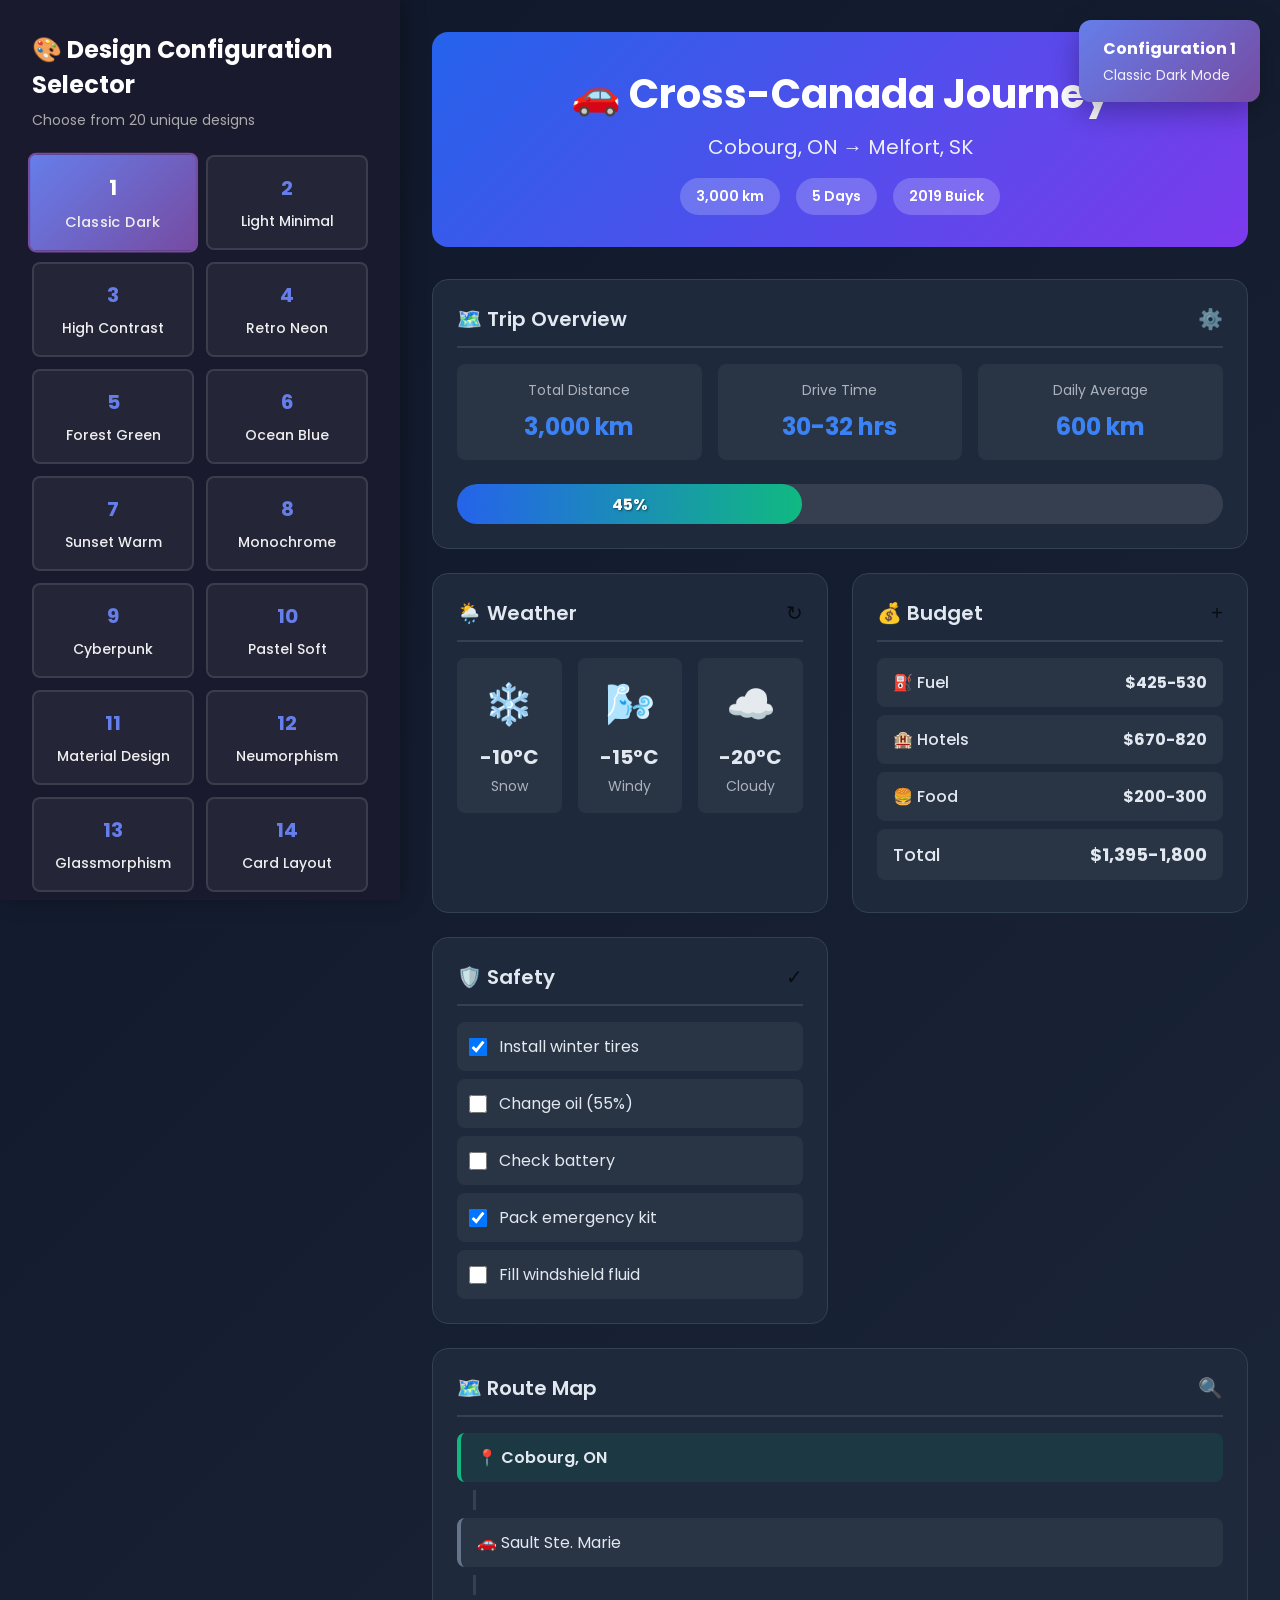
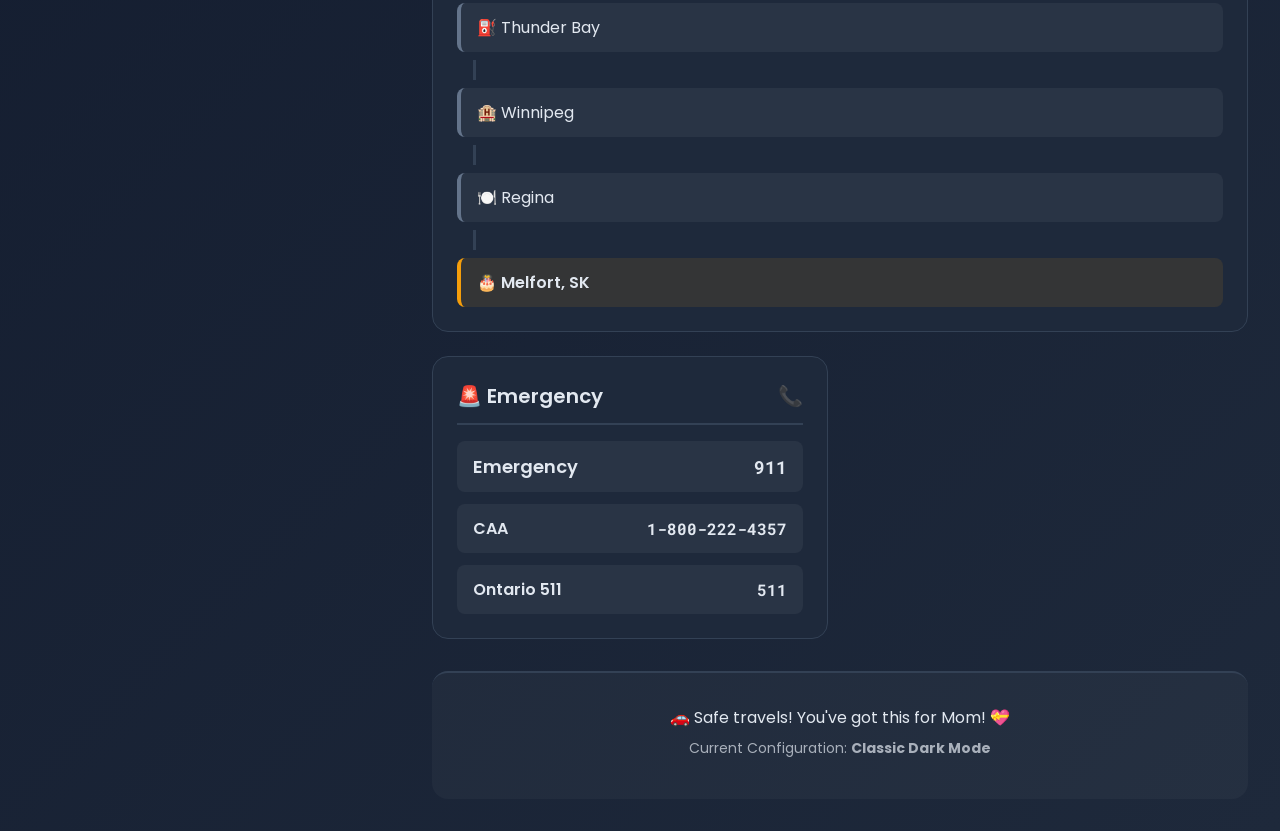
<file: design-configurations.html>
<!DOCTYPE html>
<html lang="en">
<head>
    <meta charset="UTF-8">
    <meta name="viewport" content="width=device-width, initial-scale=1.0">
    <title>20 Unique Design Configurations - Cross-Canada Dashboard</title>
    <link rel="preconnect" href="https://fonts.googleapis.com">
    <link rel="preconnect" href="https://fonts.gstatic.com" crossorigin>
    <link href="https://fonts.googleapis.com/css2?family=Poppins:wght@300;400;600;700&family=Roboto+Mono:wght@400;700&family=Playfair+Display:wght@400;700&family=Space+Grotesk:wght@300;500;700&display=swap" rel="stylesheet">
    <link rel="stylesheet" href="theme-configurations.css">
</head>
<body data-config="config-1">
    <!-- Configuration Selector Panel -->
    <div class="config-selector-panel">
        <h2>🎨 Design Configuration Selector</h2>
        <p class="subtitle">Choose from 20 unique designs</p>
        <div class="config-grid">
            <button class="config-btn active" onclick="switchConfig(1)">
                <span class="config-number">1</span>
                <span class="config-name">Classic Dark</span>
            </button>
            <button class="config-btn" onclick="switchConfig(2)">
                <span class="config-number">2</span>
                <span class="config-name">Light Minimal</span>
            </button>
            <button class="config-btn" onclick="switchConfig(3)">
                <span class="config-number">3</span>
                <span class="config-name">High Contrast</span>
            </button>
            <button class="config-btn" onclick="switchConfig(4)">
                <span class="config-number">4</span>
                <span class="config-name">Retro Neon</span>
            </button>
            <button class="config-btn" onclick="switchConfig(5)">
                <span class="config-number">5</span>
                <span class="config-name">Forest Green</span>
            </button>
            <button class="config-btn" onclick="switchConfig(6)">
                <span class="config-number">6</span>
                <span class="config-name">Ocean Blue</span>
            </button>
            <button class="config-btn" onclick="switchConfig(7)">
                <span class="config-number">7</span>
                <span class="config-name">Sunset Warm</span>
            </button>
            <button class="config-btn" onclick="switchConfig(8)">
                <span class="config-number">8</span>
                <span class="config-name">Monochrome</span>
            </button>
            <button class="config-btn" onclick="switchConfig(9)">
                <span class="config-number">9</span>
                <span class="config-name">Cyberpunk</span>
            </button>
            <button class="config-btn" onclick="switchConfig(10)">
                <span class="config-number">10</span>
                <span class="config-name">Pastel Soft</span>
            </button>
            <button class="config-btn" onclick="switchConfig(11)">
                <span class="config-number">11</span>
                <span class="config-name">Material Design</span>
            </button>
            <button class="config-btn" onclick="switchConfig(12)">
                <span class="config-number">12</span>
                <span class="config-name">Neumorphism</span>
            </button>
            <button class="config-btn" onclick="switchConfig(13)">
                <span class="config-number">13</span>
                <span class="config-name">Glassmorphism</span>
            </button>
            <button class="config-btn" onclick="switchConfig(14)">
                <span class="config-number">14</span>
                <span class="config-name">Card Layout</span>
            </button>
            <button class="config-btn" onclick="switchConfig(15)">
                <span class="config-number">15</span>
                <span class="config-name">Sidebar Nav</span>
            </button>
            <button class="config-btn" onclick="switchConfig(16)">
                <span class="config-number">16</span>
                <span class="config-name">Compact Dense</span>
            </button>
            <button class="config-btn" onclick="switchConfig(17)">
                <span class="config-number">17</span>
                <span class="config-name">Large Text</span>
            </button>
            <button class="config-btn" onclick="switchConfig(18)">
                <span class="config-number">18</span>
                <span class="config-name">Gradient Heavy</span>
            </button>
            <button class="config-btn" onclick="switchConfig(19)">
                <span class="config-number">19</span>
                <span class="config-name">Split Screen</span>
            </button>
            <button class="config-btn" onclick="switchConfig(20)">
                <span class="config-number">20</span>
                <span class="config-name">Magazine Style</span>
            </button>
        </div>
        <button class="toggle-selector" onclick="toggleSelector()">
            <span id="toggle-icon">◀</span>
        </button>
    </div>

    <!-- Main Content Area -->
    <div class="dashboard-container">
        <!-- Header -->
        <header class="dashboard-header">
            <div class="header-content">
                <h1 class="title">🚗 Cross-Canada Journey</h1>
                <p class="subtitle">Cobourg, ON → Melfort, SK</p>
            </div>
            <div class="header-meta">
                <span class="badge">3,000 km</span>
                <span class="badge">5 Days</span>
                <span class="badge">2019 Buick</span>
            </div>
        </header>

        <!-- Content Grid -->
        <div class="content-grid">
            <!-- Widget 1: Trip Overview -->
            <div class="widget widget-large">
                <div class="widget-header">
                    <h3>🗺️ Trip Overview</h3>
                    <button class="widget-action">⚙️</button>
                </div>
                <div class="widget-content">
                    <div class="stat-row">
                        <div class="stat-item">
                            <span class="stat-label">Total Distance</span>
                            <span class="stat-value">3,000 km</span>
                        </div>
                        <div class="stat-item">
                            <span class="stat-label">Drive Time</span>
                            <span class="stat-value">30-32 hrs</span>
                        </div>
                        <div class="stat-item">
                            <span class="stat-label">Daily Average</span>
                            <span class="stat-value">600 km</span>
                        </div>
                    </div>
                    <div class="progress-container">
                        <div class="progress-bar">
                            <div class="progress-fill" style="width: 45%">
                                <span class="progress-text">45%</span>
                            </div>
                        </div>
                    </div>
                </div>
            </div>

            <!-- Widget 2: Weather Forecast -->
            <div class="widget">
                <div class="widget-header">
                    <h3>🌦️ Weather</h3>
                    <button class="widget-action">↻</button>
                </div>
                <div class="widget-content">
                    <div class="weather-grid">
                        <div class="weather-card">
                            <div class="weather-icon">❄️</div>
                            <div class="weather-temp">-10°C</div>
                            <div class="weather-condition">Snow</div>
                        </div>
                        <div class="weather-card">
                            <div class="weather-icon">🌬️</div>
                            <div class="weather-temp">-15°C</div>
                            <div class="weather-condition">Windy</div>
                        </div>
                        <div class="weather-card">
                            <div class="weather-icon">☁️</div>
                            <div class="weather-temp">-20°C</div>
                            <div class="weather-condition">Cloudy</div>
                        </div>
                    </div>
                </div>
            </div>

            <!-- Widget 3: Budget -->
            <div class="widget">
                <div class="widget-header">
                    <h3>💰 Budget</h3>
                    <button class="widget-action">+</button>
                </div>
                <div class="widget-content">
                    <div class="budget-item">
                        <span class="budget-label">⛽ Fuel</span>
                        <span class="budget-amount">$425-530</span>
                    </div>
                    <div class="budget-item">
                        <span class="budget-label">🏨 Hotels</span>
                        <span class="budget-amount">$670-820</span>
                    </div>
                    <div class="budget-item">
                        <span class="budget-label">🍔 Food</span>
                        <span class="budget-amount">$200-300</span>
                    </div>
                    <div class="budget-item budget-total">
                        <span class="budget-label">Total</span>
                        <span class="budget-amount">$1,395-1,800</span>
                    </div>
                </div>
            </div>

            <!-- Widget 4: Safety Checklist -->
            <div class="widget">
                <div class="widget-header">
                    <h3>🛡️ Safety</h3>
                    <button class="widget-action">✓</button>
                </div>
                <div class="widget-content">
                    <div class="checklist">
                        <label class="checklist-item">
                            <input type="checkbox" checked>
                            <span>Install winter tires</span>
                        </label>
                        <label class="checklist-item">
                            <input type="checkbox">
                            <span>Change oil (55%)</span>
                        </label>
                        <label class="checklist-item">
                            <input type="checkbox">
                            <span>Check battery</span>
                        </label>
                        <label class="checklist-item">
                            <input type="checkbox" checked>
                            <span>Pack emergency kit</span>
                        </label>
                        <label class="checklist-item">
                            <input type="checkbox">
                            <span>Fill windshield fluid</span>
                        </label>
                    </div>
                </div>
            </div>

            <!-- Widget 5: Route Map -->
            <div class="widget widget-large">
                <div class="widget-header">
                    <h3>🗺️ Route Map</h3>
                    <button class="widget-action">🔍</button>
                </div>
                <div class="widget-content">
                    <div class="route-visual">
                        <div class="route-point active">📍 Cobourg, ON</div>
                        <div class="route-line"></div>
                        <div class="route-point">🚗 Sault Ste. Marie</div>
                        <div class="route-line"></div>
                        <div class="route-point">⛽ Thunder Bay</div>
                        <div class="route-line"></div>
                        <div class="route-point">🏨 Winnipeg</div>
                        <div class="route-line"></div>
                        <div class="route-point">🍽️ Regina</div>
                        <div class="route-line"></div>
                        <div class="route-point destination">🎂 Melfort, SK</div>
                    </div>
                </div>
            </div>

            <!-- Widget 6: Emergency Contacts -->
            <div class="widget">
                <div class="widget-header">
                    <h3>🚨 Emergency</h3>
                    <button class="widget-action">📞</button>
                </div>
                <div class="widget-content">
                    <div class="contact-list">
                        <div class="contact-item emergency">
                            <span class="contact-name">Emergency</span>
                            <span class="contact-number">911</span>
                        </div>
                        <div class="contact-item">
                            <span class="contact-name">CAA</span>
                            <span class="contact-number">1-800-222-4357</span>
                        </div>
                        <div class="contact-item">
                            <span class="contact-name">Ontario 511</span>
                            <span class="contact-number">511</span>
                        </div>
                    </div>
                </div>
            </div>
        </div>

        <!-- Footer -->
        <footer class="dashboard-footer">
            <p>🚗 Safe travels! You've got this for Mom! 💝</p>
            <p class="footer-meta">Current Configuration: <span id="current-config-name">Classic Dark Mode</span></p>
        </footer>
    </div>

    <script src="theme-configurations.js"></script>
</body>
</html>
</file>
<file: theme-configurations.css>
/* ===== Base Reset & Common Styles ===== */
* {
    margin: 0;
    padding: 0;
    box-sizing: border-box;
}

body {
    font-family: 'Poppins', sans-serif;
    min-height: 100vh;
    transition: all 0.3s ease;
}

/* ===== Configuration Selector Panel ===== */
.config-selector-panel {
    position: fixed;
    top: 0;
    left: 0;
    width: 400px;
    height: 100vh;
    background: #1a1a2e;
    color: #eee;
    padding: 2rem;
    overflow-y: auto;
    box-shadow: 4px 0 20px rgba(0, 0, 0, 0.3);
    z-index: 1000;
    transition: transform 0.3s ease;
}

.config-selector-panel.hidden {
    transform: translateX(-100%);
}

.config-selector-panel h2 {
    font-size: 1.5rem;
    margin-bottom: 0.5rem;
    color: #fff;
}

.config-selector-panel .subtitle {
    font-size: 0.875rem;
    color: #aaa;
    margin-bottom: 1.5rem;
}

.config-grid {
    display: grid;
    grid-template-columns: repeat(2, 1fr);
    gap: 0.75rem;
}

.config-btn {
    background: rgba(255, 255, 255, 0.05);
    border: 2px solid rgba(255, 255, 255, 0.1);
    color: #eee;
    padding: 1rem 0.75rem;
    border-radius: 0.5rem;
    cursor: pointer;
    transition: all 0.3s ease;
    display: flex;
    flex-direction: column;
    align-items: center;
    gap: 0.5rem;
    font-family: inherit;
}

.config-btn:hover {
    background: rgba(255, 255, 255, 0.1);
    border-color: rgba(255, 255, 255, 0.3);
    transform: translateY(-2px);
}

.config-btn.active {
    background: linear-gradient(135deg, #667eea 0%, #764ba2 100%);
    border-color: #764ba2;
    transform: scale(1.05);
}

.config-number {
    font-weight: 700;
    font-size: 1.25rem;
    color: #667eea;
}

.config-btn.active .config-number {
    color: #fff;
}

.config-name {
    font-size: 0.875rem;
    font-weight: 500;
    text-align: center;
}

.toggle-selector {
    position: absolute;
    right: -40px;
    top: 50%;
    transform: translateY(-50%);
    width: 40px;
    height: 80px;
    background: #1a1a2e;
    border: none;
    border-radius: 0 0.5rem 0.5rem 0;
    color: #fff;
    font-size: 1.5rem;
    cursor: pointer;
    display: flex;
    align-items: center;
    justify-content: center;
    transition: all 0.3s ease;
}

.toggle-selector:hover {
    background: #2a2a3e;
}

/* ===== Main Dashboard Container ===== */
.dashboard-container {
    margin-left: 400px;
    padding: 2rem;
    min-height: 100vh;
    transition: margin-left 0.3s ease;
}

.config-selector-panel.hidden + .dashboard-container {
    margin-left: 0;
}

/* ===== Dashboard Header ===== */
.dashboard-header {
    padding: 2rem;
    border-radius: 1rem;
    margin-bottom: 2rem;
    text-align: center;
}

.header-content .title {
    font-size: 2.5rem;
    font-weight: 700;
    margin-bottom: 0.5rem;
}

.header-content .subtitle {
    font-size: 1.25rem;
    opacity: 0.9;
}

.header-meta {
    display: flex;
    justify-content: center;
    gap: 1rem;
    margin-top: 1rem;
    flex-wrap: wrap;
}

.badge {
    padding: 0.5rem 1rem;
    border-radius: 50px;
    font-size: 0.875rem;
    font-weight: 600;
}

/* ===== Content Grid ===== */
.content-grid {
    display: grid;
    grid-template-columns: repeat(auto-fit, minmax(300px, 1fr));
    gap: 1.5rem;
    margin-bottom: 2rem;
}

.widget {
    border-radius: 1rem;
    padding: 1.5rem;
    transition: all 0.3s ease;
}

.widget:hover {
    transform: translateY(-3px);
}

.widget-large {
    grid-column: span 2;
}

.widget-header {
    display: flex;
    justify-content: space-between;
    align-items: center;
    margin-bottom: 1rem;
    padding-bottom: 0.75rem;
}

.widget-header h3 {
    font-size: 1.25rem;
    font-weight: 600;
}

.widget-action {
    background: transparent;
    border: none;
    font-size: 1.25rem;
    cursor: pointer;
    opacity: 0.7;
    transition: all 0.3s ease;
}

.widget-action:hover {
    opacity: 1;
    transform: scale(1.2);
}

/* Stat Items */
.stat-row {
    display: grid;
    grid-template-columns: repeat(auto-fit, minmax(120px, 1fr));
    gap: 1rem;
    margin-bottom: 1.5rem;
}

.stat-item {
    display: flex;
    flex-direction: column;
    gap: 0.5rem;
    padding: 1rem;
    border-radius: 0.5rem;
    text-align: center;
}

.stat-label {
    font-size: 0.875rem;
    opacity: 0.7;
}

.stat-value {
    font-size: 1.5rem;
    font-weight: 700;
}

/* Progress Bar */
.progress-container {
    margin-top: 1rem;
}

.progress-bar {
    width: 100%;
    height: 40px;
    border-radius: 50px;
    overflow: hidden;
    position: relative;
}

.progress-fill {
    height: 100%;
    border-radius: 50px;
    display: flex;
    align-items: center;
    justify-content: center;
    transition: width 0.5s ease;
}

.progress-text {
    font-weight: 700;
    color: white;
    text-shadow: 1px 1px 2px rgba(0, 0, 0, 0.5);
}

/* Weather Grid */
.weather-grid {
    display: grid;
    grid-template-columns: repeat(3, 1fr);
    gap: 1rem;
}

.weather-card {
    text-align: center;
    padding: 1rem;
    border-radius: 0.5rem;
}

.weather-icon {
    font-size: 2.5rem;
    margin-bottom: 0.5rem;
}

.weather-temp {
    font-size: 1.25rem;
    font-weight: 700;
    margin-bottom: 0.25rem;
}

.weather-condition {
    font-size: 0.875rem;
    opacity: 0.7;
}

/* Budget Items */
.budget-item {
    display: flex;
    justify-content: space-between;
    align-items: center;
    padding: 0.75rem 1rem;
    margin-bottom: 0.5rem;
    border-radius: 0.5rem;
}

.budget-label {
    font-weight: 500;
}

.budget-amount {
    font-weight: 700;
}

.budget-total {
    margin-top: 0.5rem;
    font-size: 1.125rem;
}

/* Checklist */
.checklist {
    display: flex;
    flex-direction: column;
    gap: 0.5rem;
}

.checklist-item {
    display: flex;
    align-items: center;
    gap: 0.75rem;
    padding: 0.75rem;
    border-radius: 0.5rem;
    cursor: pointer;
    transition: all 0.3s ease;
}

.checklist-item input[type="checkbox"] {
    width: 18px;
    height: 18px;
    cursor: pointer;
}

/* Route Visual */
.route-visual {
    display: flex;
    flex-direction: column;
    gap: 0.5rem;
}

.route-point {
    padding: 0.75rem 1rem;
    border-radius: 0.5rem;
    border-left: 4px solid;
}

.route-point.active {
    font-weight: 600;
}

.route-point.destination {
    font-weight: 600;
}

.route-line {
    width: 3px;
    height: 20px;
    margin-left: 1rem;
}

/* Contact List */
.contact-list {
    display: flex;
    flex-direction: column;
    gap: 0.75rem;
}

.contact-item {
    display: flex;
    justify-content: space-between;
    align-items: center;
    padding: 0.75rem 1rem;
    border-radius: 0.5rem;
}

.contact-name {
    font-weight: 600;
}

.contact-number {
    font-weight: 700;
    font-family: 'Roboto Mono', monospace;
}

.contact-item.emergency {
    font-size: 1.125rem;
}

/* Footer */
.dashboard-footer {
    text-align: center;
    padding: 2rem;
    border-radius: 1rem;
    margin-top: 2rem;
}

.dashboard-footer p {
    margin-bottom: 0.5rem;
}

.footer-meta {
    font-size: 0.875rem;
    opacity: 0.7;
}

#current-config-name {
    font-weight: 700;
}

/* ================================================================ */
/* CONFIGURATION 1: Classic Dark Mode */
/* ================================================================ */
body[data-config="config-1"] {
    background: linear-gradient(135deg, #0f172a 0%, #1e293b 100%);
    color: #e2e8f0;
}

body[data-config="config-1"] .dashboard-header {
    background: linear-gradient(135deg, #2563eb, #7c3aed);
    color: white;
}

body[data-config="config-1"] .badge {
    background: rgba(255, 255, 255, 0.2);
    color: white;
}

body[data-config="config-1"] .widget {
    background: #1e293b;
    border: 1px solid #334155;
    color: #e2e8f0;
}

body[data-config="config-1"] .widget:hover {
    box-shadow: 0 10px 25px rgba(37, 99, 235, 0.3);
}

body[data-config="config-1"] .widget-header {
    border-bottom: 2px solid #334155;
}

body[data-config="config-1"] .stat-item {
    background: rgba(255, 255, 255, 0.05);
}

body[data-config="config-1"] .stat-value {
    color: #3b82f6;
}

body[data-config="config-1"] .progress-bar {
    background: rgba(255, 255, 255, 0.1);
}

body[data-config="config-1"] .progress-fill {
    background: linear-gradient(90deg, #2563eb, #10b981);
}

body[data-config="config-1"] .weather-card,
body[data-config="config-1"] .budget-item,
body[data-config="config-1"] .checklist-item,
body[data-config="config-1"] .route-point,
body[data-config="config-1"] .contact-item {
    background: rgba(255, 255, 255, 0.05);
}

body[data-config="config-1"] .route-point {
    border-left-color: #64748b;
}

body[data-config="config-1"] .route-point.active {
    border-left-color: #10b981;
    background: rgba(16, 185, 129, 0.1);
}

body[data-config="config-1"] .route-point.destination {
    border-left-color: #f59e0b;
    background: rgba(245, 158, 11, 0.1);
}

body[data-config="config-1"] .route-line {
    background: #334155;
}

body[data-config="config-1"] .dashboard-footer {
    background: rgba(255, 255, 255, 0.03);
    border-top: 2px solid #334155;
}

/* ================================================================ */
/* CONFIGURATION 2: Light Minimal */
/* ================================================================ */
body[data-config="config-2"] {
    background: #ffffff;
    color: #1e293b;
}

body[data-config="config-2"] .dashboard-header {
    background: linear-gradient(135deg, #f1f5f9, #e2e8f0);
    color: #1e293b;
    box-shadow: 0 2px 10px rgba(0, 0, 0, 0.05);
}

body[data-config="config-2"] .badge {
    background: #e0e7ff;
    color: #3730a3;
}

body[data-config="config-2"] .widget {
    background: #ffffff;
    border: 1px solid #e2e8f0;
    color: #1e293b;
    box-shadow: 0 2px 8px rgba(0, 0, 0, 0.05);
}

body[data-config="config-2"] .widget:hover {
    box-shadow: 0 4px 16px rgba(0, 0, 0, 0.1);
}

body[data-config="config-2"] .widget-header {
    border-bottom: 2px solid #f1f5f9;
}

body[data-config="config-2"] .stat-item {
    background: #f8fafc;
}

body[data-config="config-2"] .stat-value {
    color: #3b82f6;
}

body[data-config="config-2"] .progress-bar {
    background: #f1f5f9;
}

body[data-config="config-2"] .progress-fill {
    background: linear-gradient(90deg, #3b82f6, #10b981);
}

body[data-config="config-2"] .weather-card,
body[data-config="config-2"] .budget-item,
body[data-config="config-2"] .checklist-item,
body[data-config="config-2"] .route-point,
body[data-config="config-2"] .contact-item {
    background: #f8fafc;
}

body[data-config="config-2"] .weather-card:hover,
body[data-config="config-2"] .budget-item:hover,
body[data-config="config-2"] .checklist-item:hover,
body[data-config="config-2"] .contact-item:hover {
    background: #f1f5f9;
}

body[data-config="config-2"] .route-point {
    border-left-color: #cbd5e1;
}

body[data-config="config-2"] .route-point.active {
    border-left-color: #10b981;
    background: #d1fae5;
}

body[data-config="config-2"] .route-point.destination {
    border-left-color: #f59e0b;
    background: #fef3c7;
}

body[data-config="config-2"] .route-line {
    background: #e2e8f0;
}

body[data-config="config-2"] .dashboard-footer {
    background: #f8fafc;
    border-top: 2px solid #e2e8f0;
}

/* ================================================================ */
/* CONFIGURATION 3: High Contrast Accessibility */
/* ================================================================ */
body[data-config="config-3"] {
    background: #000000;
    color: #ffffff;
}

body[data-config="config-3"] .dashboard-header {
    background: #000000;
    color: #ffff00;
    border: 3px solid #ffff00;
}

body[data-config="config-3"] .badge {
    background: #ffff00;
    color: #000000;
    border: 2px solid #ffff00;
}

body[data-config="config-3"] .widget {
    background: #000000;
    border: 3px solid #ffffff;
    color: #ffffff;
}

body[data-config="config-3"] .widget:hover {
    border-color: #ffff00;
}

body[data-config="config-3"] .widget-header {
    border-bottom: 3px solid #ffffff;
    color: #ffff00;
}

body[data-config="config-3"] .stat-item {
    background: #000000;
    border: 2px solid #ffffff;
}

body[data-config="config-3"] .stat-value {
    color: #00ff00;
}

body[data-config="config-3"] .progress-bar {
    background: #333333;
    border: 2px solid #ffffff;
}

body[data-config="config-3"] .progress-fill {
    background: #00ff00;
}

body[data-config="config-3"] .weather-card,
body[data-config="config-3"] .budget-item,
body[data-config="config-3"] .checklist-item,
body[data-config="config-3"] .route-point,
body[data-config="config-3"] .contact-item {
    background: #000000;
    border: 2px solid #ffffff;
}

body[data-config="config-3"] .route-point {
    border-left: 4px solid #ffffff;
}

body[data-config="config-3"] .route-point.active {
    border-left-color: #00ff00;
    background: #003300;
}

body[data-config="config-3"] .route-point.destination {
    border-left-color: #ffff00;
    background: #333300;
}

body[data-config="config-3"] .route-line {
    background: #ffffff;
}

body[data-config="config-3"] .dashboard-footer {
    background: #000000;
    border: 3px solid #ffffff;
    color: #ffffff;
}

body[data-config="config-3"] .contact-item.emergency {
    border-color: #ff0000;
    color: #ff0000;
}

/* ================================================================ */
/* CONFIGURATION 4: Retro 80s Neon */
/* ================================================================ */
body[data-config="config-4"] {
    background: #0a0e27;
    color: #00ffff;
    font-family: 'Space Grotesk', sans-serif;
}

body[data-config="config-4"] .dashboard-header {
    background: linear-gradient(135deg, #ff006e, #8338ec, #3a86ff);
    color: #ffffff;
    box-shadow: 0 0 30px rgba(255, 0, 110, 0.5);
    border: 2px solid #ff006e;
}

body[data-config="config-4"] .badge {
    background: transparent;
    color: #00ffff;
    border: 2px solid #00ffff;
    text-shadow: 0 0 10px #00ffff;
}

body[data-config="config-4"] .widget {
    background: rgba(131, 56, 236, 0.1);
    border: 2px solid #8338ec;
    color: #00ffff;
    box-shadow: 0 0 20px rgba(131, 56, 236, 0.3);
}

body[data-config="config-4"] .widget:hover {
    box-shadow: 0 0 40px rgba(255, 0, 110, 0.5);
    border-color: #ff006e;
}

body[data-config="config-4"] .widget-header {
    border-bottom: 2px solid #ff006e;
    color: #ff006e;
    text-shadow: 0 0 10px #ff006e;
}

body[data-config="config-4"] .stat-item {
    background: rgba(58, 134, 255, 0.1);
    border: 1px solid #3a86ff;
}

body[data-config="config-4"] .stat-value {
    color: #ff006e;
    text-shadow: 0 0 10px #ff006e;
}

body[data-config="config-4"] .progress-bar {
    background: rgba(0, 255, 255, 0.1);
    border: 2px solid #00ffff;
}

body[data-config="config-4"] .progress-fill {
    background: linear-gradient(90deg, #ff006e, #8338ec, #3a86ff);
    box-shadow: 0 0 20px #ff006e;
}

body[data-config="config-4"] .weather-card,
body[data-config="config-4"] .budget-item,
body[data-config="config-4"] .checklist-item,
body[data-config="config-4"] .route-point,
body[data-config="config-4"] .contact-item {
    background: rgba(0, 255, 255, 0.05);
    border: 1px solid #00ffff;
}

body[data-config="config-4"] .route-point {
    border-left: 4px solid #8338ec;
}

body[data-config="config-4"] .route-point.active {
    border-left-color: #00ffff;
    background: rgba(0, 255, 255, 0.15);
    box-shadow: 0 0 15px rgba(0, 255, 255, 0.3);
}

body[data-config="config-4"] .route-point.destination {
    border-left-color: #ff006e;
    background: rgba(255, 0, 110, 0.15);
    box-shadow: 0 0 15px rgba(255, 0, 110, 0.3);
}

body[data-config="config-4"] .route-line {
    background: #8338ec;
    box-shadow: 0 0 10px #8338ec;
}

body[data-config="config-4"] .dashboard-footer {
    background: rgba(255, 0, 110, 0.1);
    border: 2px solid #ff006e;
    color: #00ffff;
}

/* ================================================================ */
/* CONFIGURATION 5: Forest Green Nature Theme */
/* ================================================================ */
body[data-config="config-5"] {
    background: linear-gradient(135deg, #1b4332 0%, #2d6a4f 100%);
    color: #d8f3dc;
}

body[data-config="config-5"] .dashboard-header {
    background: linear-gradient(135deg, #40916c, #52b788);
    color: white;
}

body[data-config="config-5"] .badge {
    background: rgba(255, 255, 255, 0.2);
    color: white;
    backdrop-filter: blur(10px);
}

body[data-config="config-5"] .widget {
    background: rgba(45, 106, 79, 0.6);
    border: 1px solid #52b788;
    color: #d8f3dc;
    backdrop-filter: blur(10px);
}

body[data-config="config-5"] .widget:hover {
    box-shadow: 0 10px 30px rgba(82, 183, 136, 0.3);
    border-color: #74c69d;
}

body[data-config="config-5"] .widget-header {
    border-bottom: 2px solid #52b788;
}

body[data-config="config-5"] .stat-item {
    background: rgba(82, 183, 136, 0.2);
}

body[data-config="config-5"] .stat-value {
    color: #95d5b2;
}

body[data-config="config-5"] .progress-bar {
    background: rgba(82, 183, 136, 0.2);
}

body[data-config="config-5"] .progress-fill {
    background: linear-gradient(90deg, #40916c, #95d5b2);
}

body[data-config="config-5"] .weather-card,
body[data-config="config-5"] .budget-item,
body[data-config="config-5"] .checklist-item,
body[data-config="config-5"] .route-point,
body[data-config="config-5"] .contact-item {
    background: rgba(82, 183, 136, 0.15);
}

body[data-config="config-5"] .route-point {
    border-left-color: #74c69d;
}

body[data-config="config-5"] .route-point.active {
    border-left-color: #95d5b2;
    background: rgba(149, 213, 178, 0.2);
}

body[data-config="config-5"] .route-point.destination {
    border-left-color: #b7e4c7;
    background: rgba(183, 228, 199, 0.2);
}

body[data-config="config-5"] .route-line {
    background: #52b788;
}

body[data-config="config-5"] .dashboard-footer {
    background: rgba(82, 183, 136, 0.15);
    border-top: 2px solid #52b788;
}


/* Additional configurations 6-20 for theme-configurations.css */
/* Append this to the existing file or import it */

/* ================================================================ */
/* CONFIGURATION 6: Ocean Blue */
/* ================================================================ */
body[data-config="config-6"] {
    background: linear-gradient(135deg, #03045e 0%, #023e8a 100%);
    color: #caf0f8;
}

body[data-config="config-6"] .dashboard-header {
    background: linear-gradient(135deg, #0077b6, #00b4d8);
    color: white;
}

body[data-config="config-6"] .badge {
    background: rgba(255, 255, 255, 0.2);
    color: white;
}

body[data-config="config-6"] .widget {
    background: rgba(2, 62, 138, 0.6);
    border: 1px solid #0096c7;
    color: #caf0f8;
}

body[data-config="config-6"] .stat-value,
body[data-config="config-6"] .weather-temp {
    color: #90e0ef;
}

body[data-config="config-6"] .progress-fill {
    background: linear-gradient(90deg, #0077b6, #48cae4);
}

/* ================================================================ */
/* CONFIGURATION 7: Sunset Warm */
/* ================================================================ */
body[data-config="config-7"] {
    background: linear-gradient(135deg, #4a1a1a 0%, #6b2d2d 100%);
    color: #ffe4d6;
}

body[data-config="config-7"] .dashboard-header {
    background: linear-gradient(135deg, #ff6b35, #f7931e);
}

body[data-config="config-7"] .widget {
    background: rgba(107, 45, 45, 0.6);
    border: 1px solid #ff6b35;
}

body[data-config="config-7"] .stat-value {
    color: #ffb88c;
}

/* ================================================================ */
/* CONFIGURATION 8: Monochrome */
/* ================================================================ */
body[data-config="config-8"] {
    background: #f5f5f5;
    color: #000000;
}

body[data-config="config-8"] .dashboard-header {
    background: #000000;
    color: #ffffff;
    border: 3px solid #000000;
}

body[data-config="config-8"] .widget {
    background: #ffffff;
    border: 2px solid #000000;
}

body[data-config="config-8"] .progress-fill {
    background: linear-gradient(90deg, #333333, #666666);
}

/* ================================================================ */
/* CONFIGURATION 9: Cyberpunk */
/* ================================================================ */
body[data-config="config-9"] {
    background: linear-gradient(135deg, #0d0221, #240046);
    color: #ff006e;
    font-family: 'Space Grotesk', sans-serif;
}

body[data-config="config-9"] .dashboard-header {
    background: linear-gradient(135deg, #7209b7, #b5179e, #f72585);
    box-shadow: 0 0 40px rgba(242, 37, 133, 0.6);
}

body[data-config="config-9"] .widget {
    background: rgba(36, 0, 70, 0.6);
    border: 2px solid #b5179e;
    box-shadow: 0 0 30px rgba(181, 23, 158, 0.3);
}

body[data-config="config-9"] .stat-value {
    color: #f72585;
    text-shadow: 0 0 15px #f72585;
}

/* ================================================================ */
/* CONFIGURATION 10: Pastel Soft */
/* ================================================================ */
body[data-config="config-10"] {
    background: linear-gradient(135deg, #faf0e6, #fff5ee);
    color: #333333;
}

body[data-config="config-10"] .dashboard-header {
    background: linear-gradient(135deg, #ffb3ba, #ffdfba, #ffffba, #baffc9, #bae1ff);
}

body[data-config="config-10"] .widget {
    background: rgba(255, 255, 255, 0.7);
    border: 1px solid #ffb3ba;
    backdrop-filter: blur(10px);
}

body[data-config="config-10"] .stat-value {
    color: #ff9aa2;
}

/* ================================================================ */
/* CONFIGURATION 11: Material Design */
/* ================================================================ */
body[data-config="config-11"] {
    background: #fafafa;
    color: #212121;
    font-family: 'Roboto', sans-serif;
}

body[data-config="config-11"] .dashboard-header {
    background: #1976d2;
    color: white;
    box-shadow: 0 2px 4px rgba(0, 0, 0, 0.12), 0 0 6px rgba(0, 0, 0, 0.04);
}

body[data-config="config-11"] .widget {
    background: white;
    border: none;
    box-shadow: 0 2px 4px rgba(0, 0, 0, 0.1);
    border-radius: 4px;
}

body[data-config="config-11"] .widget:hover {
    box-shadow: 0 4px 8px rgba(0, 0, 0, 0.15);
}

/* ================================================================ */
/* CONFIGURATION 12: Neumorphism */
/* ================================================================ */
body[data-config="config-12"] {
    background: #e0e5ec;
    color: #333333;
}

body[data-config="config-12"] .dashboard-header {
    background: #e0e5ec;
    color: #333333;
    box-shadow: 9px 9px 16px #a3b1c6, -9px -9px 16px #ffffff;
}

body[data-config="config-12"] .widget {
    background: #e0e5ec;
    border: none;
    box-shadow: 9px 9px 16px #a3b1c6, -9px -9px 16px #ffffff;
    border-radius: 20px;
}

body[data-config="config-12"] .stat-item {
    background: #e0e5ec;
    box-shadow: inset 4px 4px 8px #a3b1c6, inset -4px -4px 8px #ffffff;
}

/* ================================================================ */
/* CONFIGURATION 13: Glassmorphism */
/* ================================================================ */
body[data-config="config-13"] {
    background: linear-gradient(135deg, #667eea 0%, #764ba2 100%);
    color: white;
}

body[data-config="config-13"] .dashboard-header {
    background: rgba(255, 255, 255, 0.1);
    border: 1px solid rgba(255, 255, 255, 0.2);
    backdrop-filter: blur(10px);
}

body[data-config="config-13"] .widget {
    background: rgba(255, 255, 255, 0.1);
    border: 1px solid rgba(255, 255, 255, 0.2);
    backdrop-filter: blur(10px);
}

body[data-config="config-13"] .stat-item,
body[data-config="config-13"] .weather-card {
    background: rgba(255, 255, 255, 0.15);
    backdrop-filter: blur(5px);
}

/* ================================================================ */
/* CONFIGURATION 14: Card-Based Layout */
/* ================================================================ */
body[data-config="config-14"] {
    background: #f0f2f5;
}

body[data-config="config-14"] .content-grid {
    display: grid;
    grid-template-columns: repeat(auto-fill, minmax(280px, 1fr));
    gap: 2rem;
}

body[data-config="config-14"] .widget {
    background: white;
    border: none;
    box-shadow: 0 4px 12px rgba(0, 0, 0, 0.08);
    border-radius: 16px;
    padding: 2rem;
}

body[data-config="config-14"] .widget:hover {
    box-shadow: 0 8px 24px rgba(0, 0, 0, 0.12);
    transform: translateY(-4px);
}

/* ================================================================ */
/* CONFIGURATION 15: Sidebar Navigation */
/* ================================================================ */
body[data-config="config-15"] .dashboard-container {
    display: flex;
}

body[data-config="config-15"] .dashboard-header {
    position: fixed;
    left: 400px;
    top: 0;
    right: 0;
    z-index: 100;
    margin-bottom: 0;
    border-radius: 0;
}

body[data-config="config-15"] .content-grid {
    margin-top: 8rem;
}

/* ================================================================ */
/* CONFIGURATION 16: Compact Dense */
/* ================================================================ */
body[data-config="config-16"] {
    font-size: 0.875rem;
}

body[data-config="config-16"] .widget {
    padding: 1rem;
}

body[data-config="config-16"] .content-grid {
    gap: 1rem;
}

body[data-config="config-16"] .stat-item {
    padding: 0.75rem;
}

body[data-config="config-16"] .header-content .title {
    font-size: 2rem;
}

body[data-config="config-16"] .progress-bar {
    height: 30px;
}

/* ================================================================ */
/* CONFIGURATION 17: Large Text Mode */
/* ================================================================ */
body[data-config="config-17"] {
    font-size: 1.25rem;
}

body[data-config="config-17"] .header-content .title {
    font-size: 3.5rem;
}

body[data-config="config-17"] .widget-header h3 {
    font-size: 1.75rem;
}

body[data-config="config-17"] .stat-value {
    font-size: 2rem;
}

body[data-config="config-17"] .widget {
    padding: 2rem;
}

body[data-config="config-17"] .progress-bar {
    height: 50px;
}

/* ================================================================ */
/* CONFIGURATION 18: Gradient Heavy */
/* ================================================================ */
body[data-config="config-18"] {
    background: linear-gradient(135deg, #ff0080, #ff8c00, #40e0d0, #ff0080);
    background-size: 400% 400%;
    animation: gradientShift 15s ease infinite;
}

@keyframes gradientShift {
    0% { background-position: 0% 50%; }
    50% { background-position: 100% 50%; }
    100% { background-position: 0% 50%; }
}

body[data-config="config-18"] .dashboard-header {
    background: linear-gradient(135deg, #f093fb 0%, #f5576c 100%);
}

body[data-config="config-18"] .widget {
    background: linear-gradient(135deg, rgba(255, 255, 255, 0.1), rgba(255, 255, 255, 0.05));
    border: 1px solid rgba(255, 255, 255, 0.3);
    backdrop-filter: blur(10px);
}

body[data-config="config-18"] .stat-item {
    background: linear-gradient(135deg, #a8edea 0%, #fed6e3 100%);
}

body[data-config="config-18"] .progress-fill {
    background: linear-gradient(90deg, #fa709a 0%, #fee140 100%);
}

/* ================================================================ */
/* CONFIGURATION 19: Split Screen */
/* ================================================================ */
body[data-config="config-19"] .content-grid {
    display: grid;
    grid-template-columns: 1fr 1fr;
    gap: 2rem;
}

body[data-config="config-19"] .widget {
    grid-column: span 1;
}

body[data-config="config-19"] .widget-large {
    grid-column: span 2;
}

body[data-config="config-19"] .dashboard-header {
    background: linear-gradient(90deg, #667eea 0%, #667eea 50%, #764ba2 50%, #764ba2 100%);
}

/* ================================================================ */
/* CONFIGURATION 20: Magazine Style */
/* ================================================================ */
body[data-config="config-20"] {
    font-family: 'Georgia', serif;
    background: #f9f9f9;
    color: #2c2c2c;
}

body[data-config="config-20"] .header-content .title {
    font-family: 'Playfair Display', serif;
    font-size: 4rem;
    font-weight: 700;
}

body[data-config="config-20"] .widget {
    background: white;
    border: 1px solid #e0e0e0;
    padding: 2.5rem;
}

body[data-config="config-20"] .widget-header h3 {
    font-family: 'Playfair Display', serif;
    font-size: 1.75rem;
    border-bottom: 3px solid #2c2c2c;
}

body[data-config="config-20"] .content-grid {
    column-count: 2;
    column-gap: 2rem;
}

body[data-config="config-20"] .widget {
    break-inside: avoid;
    margin-bottom: 2rem;
}

/* Responsive adjustments */
@media (max-width: 768px) {
    body[data-config="config-19"] .content-grid,
    body[data-config="config-20"] .content-grid {
        grid-template-columns: 1fr;
        column-count: 1;
    }
}
</file>
